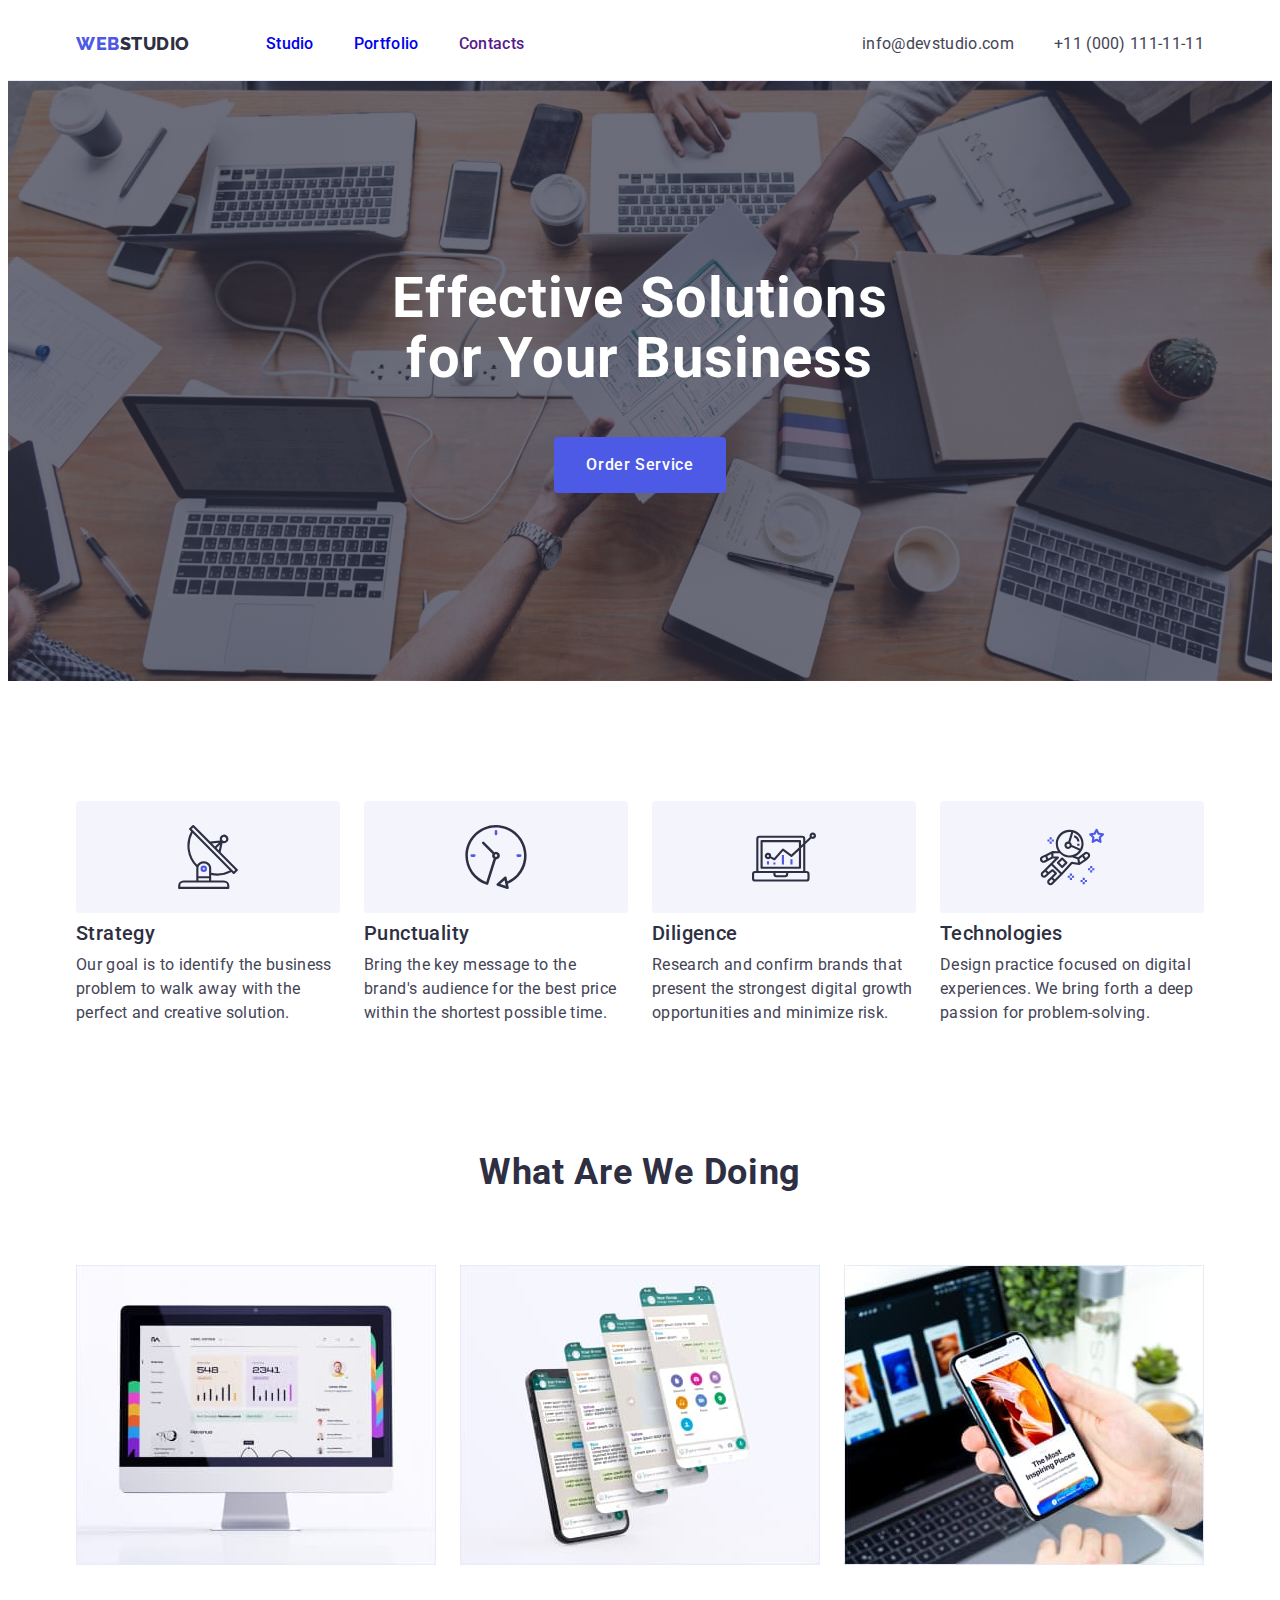
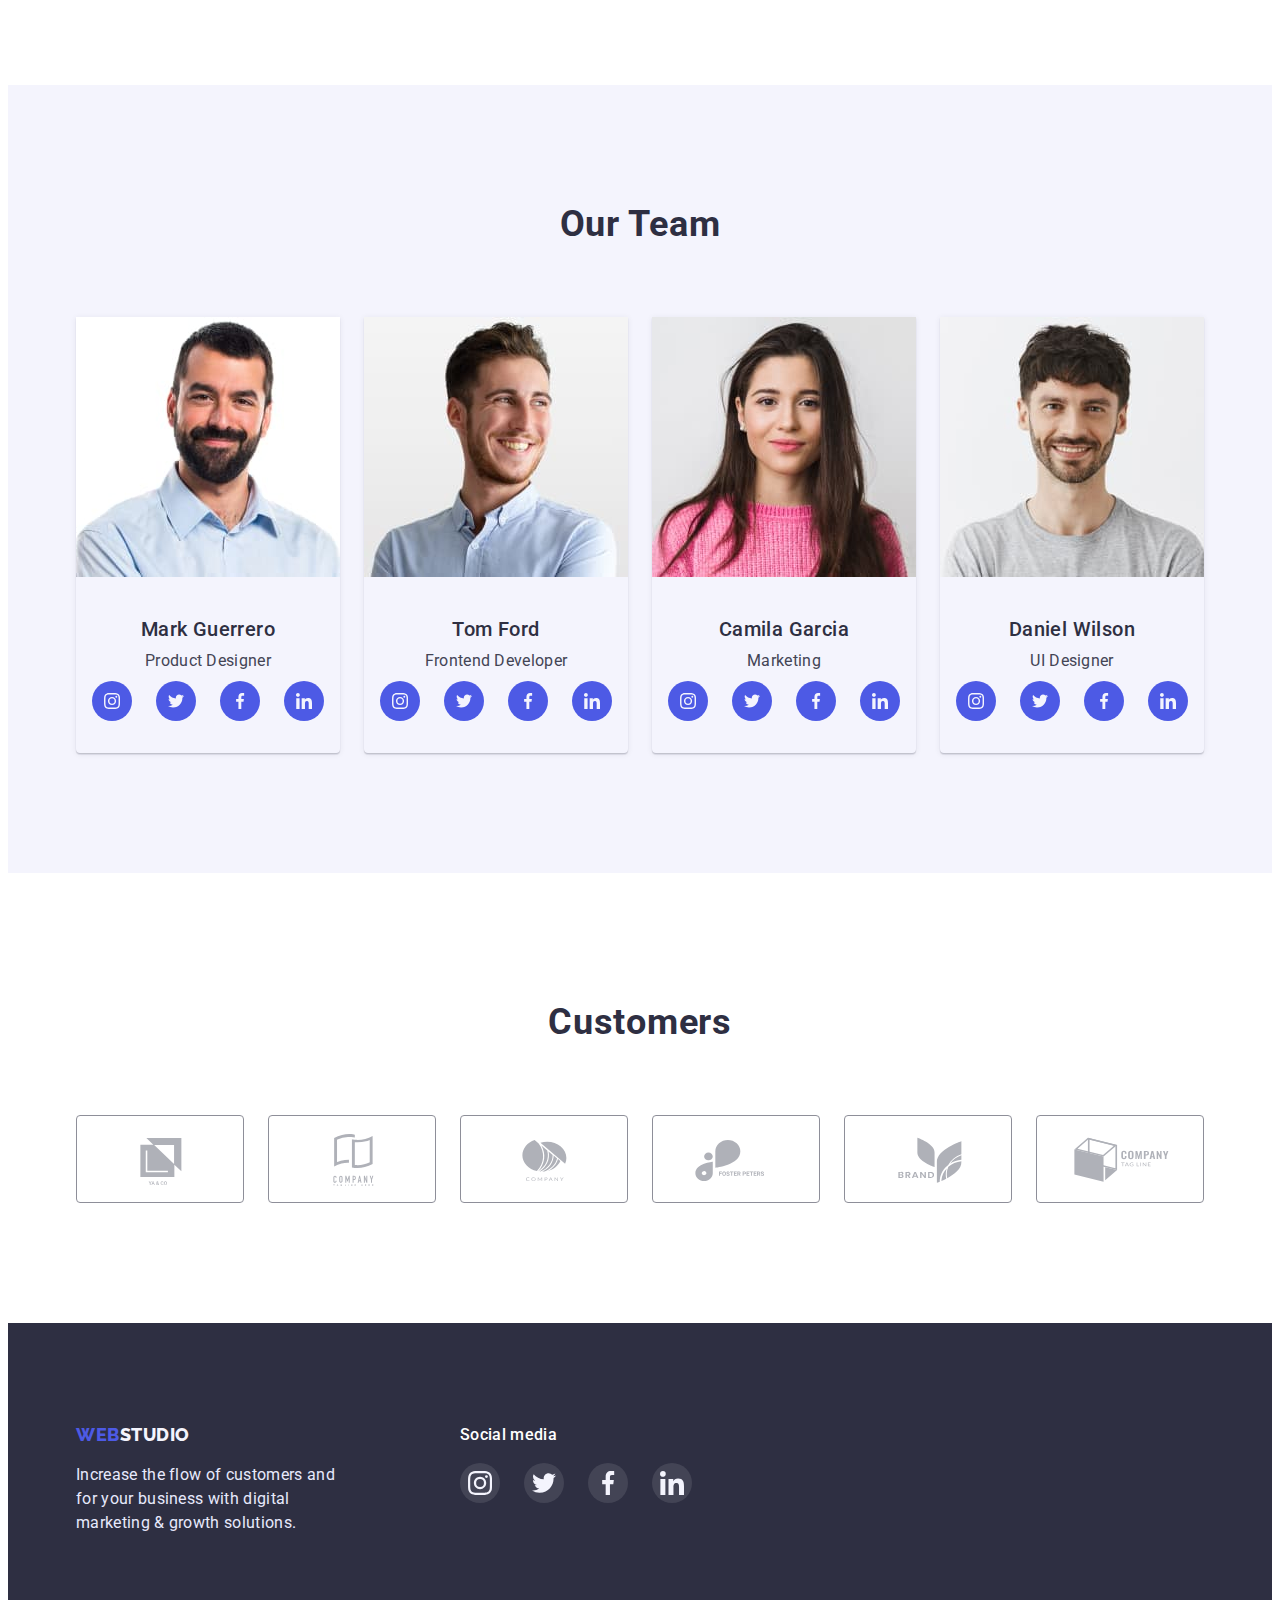
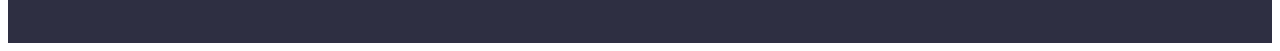
<file: index.html>
<!DOCTYPE html>
<html lang="en">
  <head>
    <meta charset="UTF-8" />
    <meta http-equiv="X-UA-Compatible" content="IE=edge" />
    <meta name="viewport" content="width=device-width, initial-scale=1.0" />
    <title>Document</title>
    <link rel="preconnect" href="https://fonts.googleapis.com" />
    <link rel="preconnect" href="https://fonts.gstatic.com" crossorigin />
    <link rel="preconnect" href="https://fonts.googleapis.com" />
    <link rel="preconnect" href="https://fonts.gstatic.com" crossorigin />
    <link
      href="https://fonts.googleapis.com/css2?family=Raleway:wght@800&family=Roboto:wght@400;500;700;900&display=swap"
      rel="stylesheet"
    />
    <link
      rel="stylesheet"
      href="https://cdnjs.cloudflare.com/ajax/libs/modern-normalize/1.1.0/modern-normalize.min.css"
      integrity="sha512-wpPYUAdjBVSE4KJnH1VR1HeZfpl1ub8YT/NKx4PuQ5NmX2tKuGu6U/JRp5y+Y8XG2tV+wKQpNHVUX03MfMFn9Q=="
      crossorigin="anonymous"
      referrerpolicy="no-referrer"
    />
    <link rel="stylesheet" href="./css/styles.css" />
  </head>
  <body>
    <!--------HEADER------ -->
    <header class="page-header">
      <div class="container page-header-container">
        <nav class="nav-container">
          <a class="logo" href="./index.html"
            ><span class="logo-web">Web</span>Studio
          </a>

          <ul class="list-nav">
            <li class="menu-nav">
              <a class="link-active" href="./index.html">Studio</a>
            </li>
            <li class="menu-nav">
              <a class="link-active" href="./portfolio.html">Portfolio</a>
            </li>
            <li class="menu-nav">
              <a class="link-active" href="">Contacts</a>
            </li>
          </ul>
        </nav>
        <address>
          <ul class="list-address">
            <li>
              <a
                class="link-contact link-active"
                href="mailto:info@devstudio.com"
                >info@devstudio.com</a
              >
            </li>
            <li>
              <a class="link-contact link-active" href="tel:+110001111111"
                >+11 (000) 111-11-11</a
              >
            </li>
          </ul>
        </address>
      </div>
    </header>
    <main>
      <!--------MAIN-SECTION------ -->
      <section class="main-section">
        <div class="container">
          <h1 class="main-title">Effective Solutions for Your Business</h1>
          <button class="btn-order btn" type="button">Order Service</button>
        </div>
      </section>
      <!--------ADVANTAGE------ -->
      <section class="advantage-section">
        <div class="container">
          <h2 class="visually-hidden">Our goals</h2>
          <ul class="advantage-container">
            <li class="advantage-list">
              <div class="section-icon-advantage">
                <svg class="advantage-icon" width="64" height="64">
                  <use href="./images/icons.svg#icon-antenna"></use>
                </svg>
              </div>
              <h3 class="advantage-subtitle">Strategy</h3>
              <p class="advantage-text">
                Our goal is to identify the business problem to walk away with
                the perfect and creative solution.
              </p>
            </li>
            <li class="advantage-list">
              <div class="section-icon-advantage">
                <svg class="advantage-icon" width="64" height="64">
                  <use href="./images/icons.svg#icon-clock"></use>
                </svg>
              </div>
              <h3 class="advantage-subtitle">Punctuality</h3>
              <p class="advantage-text">
                Bring the key message to the brand's audience for the best price
                within the shortest possible time.
              </p>
            </li>
            <li class="advantage-list">
              <div class="section-icon-advantage">
                <svg class="advantage-icon" width="64" height="64">
                  <use href="./images/icons.svg#icon-diagram"></use>
                </svg>
              </div>
              <h3 class="advantage-subtitle">Diligence</h3>
              <p class="advantage-text">
                Research and confirm brands that present the strongest digital
                growth opportunities and minimize risk.
              </p>
            </li>
            <li class="advantage-list">
              <div class="section-icon-advantage">
                <svg class="advantage-icon" width="64" height="64">
                  <use href="./images/icons.svg#icon-astronaut"></use>
                </svg>
              </div>
              <h3 class="advantage-subtitle">Technologies</h3>
              <p class="advantage-text">
                Design practice focused on digital experiences. We bring forth a
                deep passion for problem-solving.
              </p>
            </li>
          </ul>
        </div>
      </section>
      <!--------ABOUT US------ -->
      <section class="section-about">
        <div class="container">
          <h2 class="main-suptitle">What are we doing</h2>
          <ul class="suptitle-container">
            <li class="advantage-list">
              <img src="./images/img1.jpg" alt="Monitor" width="360" />
            </li>
            <li class="advantage-list">
              <img src="./images/img2.jpg" alt="Mobile" width="360" />
            </li>
            <li class="advantage-list">
              <img src="./images/img3.jpg" alt="Laptop" width="360" />
            </li>
          </ul>
        </div>
      </section>
      <!------- OUR COMMAND------- -->
      <section class="command-section">
        <div class="container">
          <h2 class="main-suptitle">Our Team</h2>
          <ul class="our-command">
            <li class="command-description">
              <img
                src="./images/teamcard1.jpg"
                alt="Mark Guerrero"
                width="264"
              />
              <div class="command-text">
                <h3 class="advantage-subtitle">Mark Guerrero</h3>
                <p class="advantage-text">Product Designer</p>
                <ul class="list command-soc-list">
                  <li class="list command-soc-item">
                    <a class="link command-soc-link" href="">
                      <svg class="command-soc-icon" width="16" height="16">
                        <use href="./images/icons.svg#icon-instagram"></use>
                      </svg>
                    </a>
                  </li>
                  <li class="list command-soc-item">
                    <a class="link command-soc-link" href="">
                      <svg class="command-soc-icon" width="16" height="16">
                        <use href="./images/icons.svg#icon-twitter"></use>
                      </svg>
                    </a>
                  </li>
                  <li class="list command-soc-item">
                    <a class="link command-soc-link" href="">
                      <svg class="command-soc-icon" width="16" height="16">
                        <use href="./images/icons.svg#icon-facebook"></use>
                      </svg>
                    </a>
                  </li>
                  <li class="list command-soc-item">
                    <a class="link command-soc-link" href="">
                      <svg class="command-soc-icon" width="16" height="16">
                        <use href="./images/icons.svg#icon-linkedin"></use>
                      </svg>
                    </a>
                  </li>
                </ul>
              </div>
            </li>
            <li class="command-description">
              <img src="./images/teamcard2.jpg" alt="Tom Ford" width="264" />
              <div class="command-text">
                <h3 class="advantage-subtitle">Tom Ford</h3>
                <p class="advantage-text">Frontend Developer</p>
                <ul class="list command-soc-list">
                  <li class="list command-soc-item">
                    <a class="link command-soc-link" href="">
                      <svg class="command-soc-icon" width="16" height="16">
                        <use href="./images/icons.svg#icon-instagram"></use>
                      </svg>
                    </a>
                  </li>
                  <li class="list command-soc-item">
                    <a class="link command-soc-link" href="">
                      <svg class="command-soc-icon" width="16" height="16">
                        <use href="./images/icons.svg#icon-twitter"></use>
                      </svg>
                    </a>
                  </li>
                  <li class="list command-soc-item">
                    <a class="link command-soc-link" href="">
                      <svg class="command-soc-icon" width="16" height="16">
                        <use href="./images/icons.svg#icon-facebook"></use>
                      </svg>
                    </a>
                  </li>
                  <li class="list command-soc-item">
                    <a class="link command-soc-link" href="">
                      <svg class="command-soc-icon" width="16" height="16">
                        <use href="./images/icons.svg#icon-linkedin"></use>
                      </svg>
                    </a>
                  </li>
                </ul>
              </div>
            </li>
            <li class="command-description">
              <img
                src="./images/teamcard3.jpg"
                alt="Camila Garcia"
                width="264"
              />
              <div class="command-text">
                <h3 class="advantage-subtitle">Camila Garcia</h3>
                <p class="advantage-text">Marketing</p>
                <ul class="list command-soc-list">
                  <li class="list command-soc-item">
                    <a class="link command-soc-link" href="">
                      <svg class="command-soc-icon" width="16" height="16">
                        <use href="./images/icons.svg#icon-instagram"></use>
                      </svg>
                    </a>
                  </li>
                  <li class="list command-soc-item">
                    <a class="link command-soc-link" href="">
                      <svg class="command-soc-icon" width="16" height="16">
                        <use href="./images/icons.svg#icon-twitter"></use>
                      </svg>
                    </a>
                  </li>
                  <li class="list command-soc-item">
                    <a class="link command-soc-link" href="">
                      <svg class="command-soc-icon" width="16" height="16">
                        <use href="./images/icons.svg#icon-facebook"></use>
                      </svg>
                    </a>
                  </li>
                  <li class="list command-soc-item">
                    <a class="link command-soc-link" href="">
                      <svg class="command-soc-icon" width="16" height="16">
                        <use href="./images/icons.svg#icon-linkedin"></use>
                      </svg>
                    </a>
                  </li>
                </ul>
              </div>
            </li>
            <li class="command-description">
              <img
                src="./images/teamcard4.jpg"
                alt="Daniel Wilson"
                width="264"
              />
              <div class="command-text">
                <h3 class="advantage-subtitle">Daniel Wilson</h3>
                <p class="advantage-text">UI Designer</p>
                <ul class="list command-soc-list">
                  <li class="list command-soc-item">
                    <a class="link command-soc-link" href="">
                      <svg class="command-soc-icon" width="16" height="16">
                        <use href="./images/icons.svg#icon-instagram"></use>
                      </svg>
                    </a>
                  </li>
                  <li class="list command-soc-item">
                    <a class="link command-soc-link" href="">
                      <svg class="command-soc-icon" width="16" height="16">
                        <use href="./images/icons.svg#icon-twitter"></use>
                      </svg>
                    </a>
                  </li>
                  <li class="list command-soc-item">
                    <a class="link command-soc-link" href="">
                      <svg class="command-soc-icon" width="16" height="16">
                        <use href="./images/icons.svg#icon-facebook"></use>
                      </svg>
                    </a>
                  </li>
                  <li class="list command-soc-item">
                    <a class="link command-soc-link" href="">
                      <svg class="command-soc-icon" width="16" height="16">
                        <use href="./images/icons.svg#icon-linkedin"></use>
                      </svg>
                    </a>
                  </li>
                </ul>
              </div>
            </li>
          </ul>
        </div>
      </section>
      <!--------- CUSTOMERS---- -->

      <section class="section-customers">
        <div class="container">
          <h2 class="customers-title">Customers</h2>
          <ul class="list customers-list">
            <li class="list customers-item">
              <a class="link customers-link" href="">
                <svg class="customers-icon" width="104" height="56">
                  <use href="./images/icons.svg#icon-Logo1"></use>
                </svg>
              </a>
            </li>
            <li class="list customers-item">
              <a class="link customers-link" href="">
                <svg class="customers-icon" width="104" height="56">
                  <use href="./images/icons.svg#icon-Logo2"></use>
                </svg>
              </a>
            </li>
            <li class="list customers-item">
              <a class="link customers-link" href="">
                <svg class="customers-icon" width="104" height="56">
                  <use href="./images/icons.svg#icon-Logo3"></use>
                </svg>
              </a>
            </li>
            <li class="list customers-item">
              <a class="link customers-link" href="">
                <svg class="customers-icon" width="104" height="56">
                  <use href="./images/icons.svg#icon-Logo4"></use>
                </svg>
              </a>
            </li>
            <li class="list customers-item">
              <a class="link customers-link" href="">
                <svg class="customers-icon" width="104" height="56">
                  <use href="./images/icons.svg#icon-Logo5"></use>
                </svg>
              </a>
            </li>
            <li class="list customers-item">
              <a class="link customers-link" href="">
                <svg class="customers-icon" width="104" height="56">
                  <use href="./images/icons.svg#icon-Logo6"></use>
                </svg>
              </a>
            </li>
          </ul>
        </div>
      </section>
    </main>

    <!--------- /CUSTOMERS---- -->
    <!--------- FOOTER---- -->
    <footer class="footer-container">
      <div class="container footer-soc-container">
        <div>
          <a class="logo" href="./index.html"
            ><span class="logo-web">Web</span
            ><span class="logo-web-light">Studio</span>
          </a>
          <p class="advantage-text footer-content">
            Increase the flow of customers and for your business with digital
            marketing & growth solutions.
          </p>
        </div>

        <div class="footer-soc-section">
          <h2 class="footer-suptitle">Social media</h2>
          <ul class="list command-soc-list">
            <li class="list command-soc-item soc-icon-bg">
              <a class="link command-soc-link" href="">
                <svg class="command-soc-icon" width="24" height="24">
                  <use href="./images/icons.svg#icon-instagram"></use>
                </svg>
              </a>
            </li>
            <li class="list command-soc-item soc-icon-bg">
              <a class="link command-soc-link" href="">
                <svg class="command-soc-icon" width="24" height="24">
                  <use href="./images/icons.svg#icon-twitter"></use>
                </svg>
              </a>
            </li>
            <li class="list command-soc-item soc-icon-bg">
              <a class="link command-soc-link" href="">
                <svg class="command-soc-icon" width="24" height="24">
                  <use href="./images/icons.svg#icon-facebook"></use>
                </svg>
              </a>
            </li>
            <li class="list command-soc-item soc-icon-bg">
              <a class="link command-soc-link" href="">
                <svg class="command-soc-icon" width="24" height="24">
                  <use href="./images/icons.svg#icon-linkedin"></use>
                </svg>
              </a>
            </li>
          </ul>
        </div>
      </div>
    </footer>
  </body>
</html>
</file>
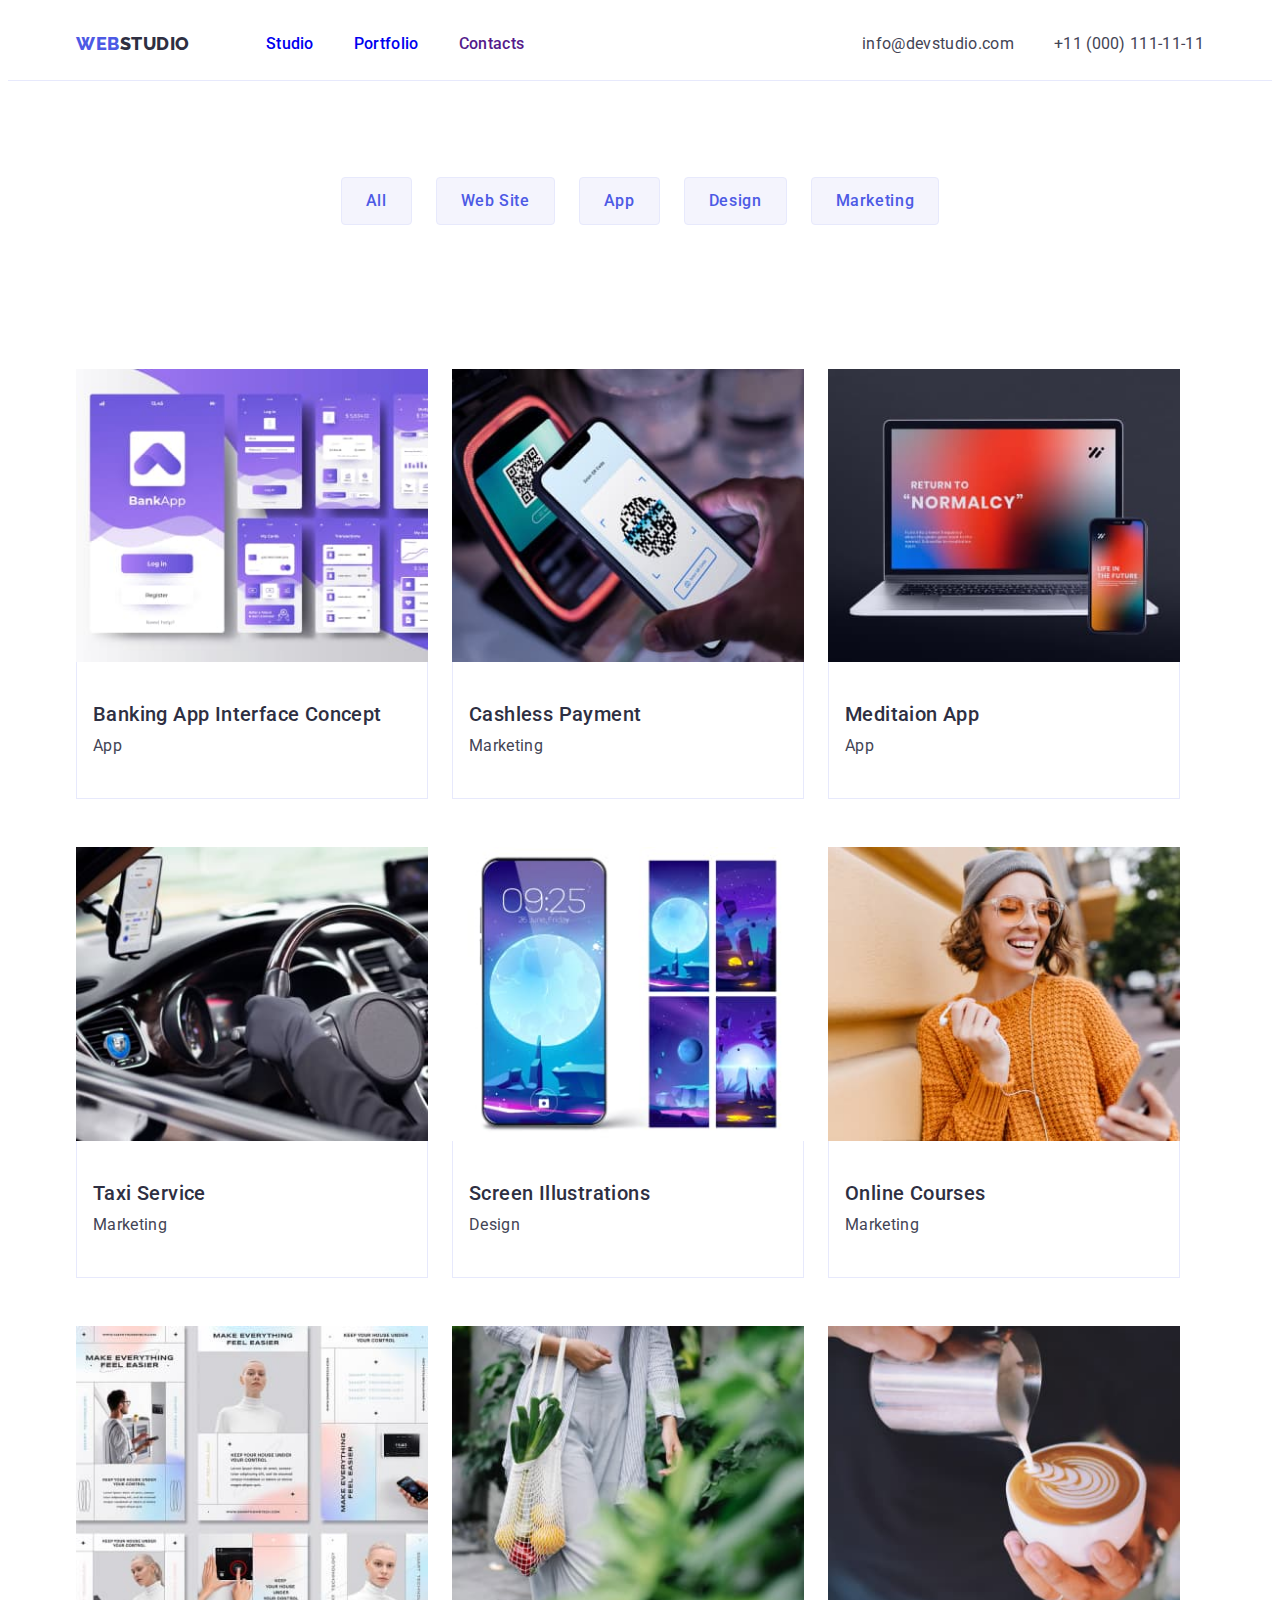
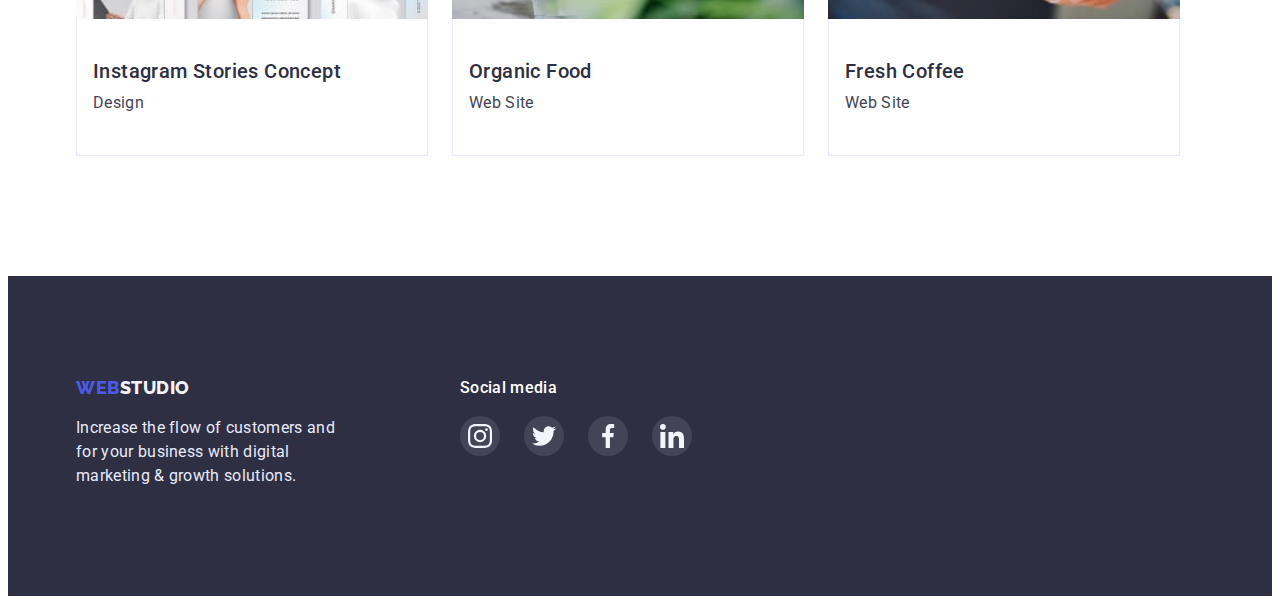
<file: portfolio.html>
<!DOCTYPE html>
<html lang="en">
  <head>
    <meta charset="UTF-8" />
    <meta http-equiv="X-UA-Compatible" content="IE=edge" />
    <meta name="viewport" content="width=device-width, initial-scale=1.0" />
    <title>Document</title>
    <link rel="preconnect" href="https://fonts.googleapis.com" />
    <link rel="preconnect" href="https://fonts.gstatic.com" crossorigin />
    <link rel="preconnect" href="https://fonts.googleapis.com" />
    <link rel="preconnect" href="https://fonts.gstatic.com" crossorigin />
    <link
      href="https://fonts.googleapis.com/css2?family=Raleway:wght@800&family=Roboto:wght@400;500;700;900&display=swap"
      rel="stylesheet"
    />
    <link
      rel="stylesheet"
      href="https://cdnjs.cloudflare.com/ajax/libs/modern-normalize/1.1.0/modern-normalize.min.css"
      integrity="sha512-wpPYUAdjBVSE4KJnH1VR1HeZfpl1ub8YT/NKx4PuQ5NmX2tKuGu6U/JRp5y+Y8XG2tV+wKQpNHVUX03MfMFn9Q=="
      crossorigin="anonymous"
      referrerpolicy="no-referrer"
    />
    <link rel="stylesheet" href="./css/styles.css" />
  </head>
  <body>
    <!--------HEADER------ -->
    <header class="page-header">
      <div class="container page-header-container">
        <nav class="nav-container">
          <a class="logo" href="./index.html"
            ><span class="logo-web">Web</span>Studio
          </a>
          <ul class="list-nav">
            <li class="menu-nav">
              <a class="link-active" href="./index.html">Studio</a>
            </li>
            <li class="menu-nav">
              <a class="link-active" href="./portfolio.html">Portfolio</a>
            </li>
            <li class="menu-nav">
              <a class="link-active" href="">Contacts</a>
            </li>
          </ul>
        </nav>
        <address>
          <ul class="list-address">
            <li>
              <a
                class="link-contact link-active"
                href="mailto:info@devstudio.com"
                >info@devstudio.com</a
              >
            </li>
            <li>
              <a class="link-contact link-active" href="tel:+110001111111"
                >+11 (000) 111-11-11</a
              >
            </li>
          </ul>
        </address>
      </div>
    </header>
    <main>
      <!--------NAVIGATION-BTN------ -->
      <section class="navigation-section-btn">
        <div class="container">
          <h1 class="visually-hidden">Menu</h1>
          <ul class="list-btn-container">
            <li>
              <button class="btn-menu btn" type="button">All</button>
            </li>
            <li>
              <button class="btn-menu btn" type="button">Web Site</button>
            </li>
            <li>
              <button class="btn-menu btn" type="button">App</button>
            </li>
            <li>
              <button class="btn-menu btn" type="button">Design</button>
            </li>
            <li>
              <button class="btn-menu btn" type="button">Marketing</button>
            </li>
          </ul>
        </div>
      </section>
      <!--------GALLERY------ -->
      <section class="gallery-section">
        <div class="container">
          <h2 class="visually-hidden page-title">Our work</h2>
          <ul class="gallery-container">
            <li class="gallery-list">
              <a class="link gallery-card-link" href="#">
                <img
                  src="./images/projectcard1.jpg"
                  alt="Banking App Interface Concept"
                  width="360"
                />
                <div class="card-content">
                  <h2 class="advantage-subtitle gallery-subtitle">
                    Banking App Interface Concept
                  </h2>
                  <p class="advantage-text gallery-text">App</p>
                </div>
              </a>
            </li>
            <li class="gallery-list">
              <a class="link gallery-card-link" href="#">
                <img
                  src="./images/projectcard2.jpg"
                  alt="Cashless Payment"
                  width="360"
                />
                <div class="card-content">
                  <h2 class="advantage-subtitle gallery-subtitle">
                    Cashless Payment
                  </h2>
                  <p class="advantage-text gallery-text">Marketing</p>
                </div>
              </a>
            </li>
            <li class="gallery-list">
              <a class="link gallery-card-link" href="#">
                <img
                  src="./images/projectcard3.jpg"
                  alt="Meditaion App"
                  width="360"
                />
                <div class="card-content">
                  <h2 class="advantage-subtitle gallery-subtitle">
                    Meditaion App
                  </h2>
                  <p class="advantage-text gallery-text">App</p>
                </div>
              </a>
            </li>
            <li class="gallery-list">
              <a class="link gallery-card-link" href="#">
                <img src="./images/projectcard4.jpg" alt="Car" width="360" />
                <div class="card-content">
                  <h2 class="advantage-subtitle gallery-subtitle">
                    Taxi Service
                  </h2>
                  <p class="advantage-text gallery-text">Marketing</p>
                </div>
              </a>
            </li>
            <li class="gallery-list">
              <a class="link gallery-card-link" href="#">
                <img
                  src="./images/projectcard5.jpg"
                  alt="Screen Illustrations"
                  width="360"
                />
                <div class="card-content">
                  <h2 class="advantage-subtitle gallery-subtitle">
                    Screen Illustrations
                  </h2>
                  <p class="advantage-text gallery-text">Design</p>
                </div>
              </a>
            </li>
            <li class="gallery-list">
              <a class="link gallery-card-link" href="#">
                <img
                  src="./images/projectcard6.jpg"
                  alt="Girl in glasses"
                  width="360"
                />
                <div class="card-content">
                  <h2 class="advantage-subtitle gallery-subtitle">
                    Online Courses
                  </h2>
                  <p class="advantage-text gallery-text">Marketing</p>
                </div>
              </a>
            </li>
            <li class="gallery-list">
              <a class="link gallery-card-link" href="#">
                <img
                  src="./images/projectcard7.jpg"
                  alt="Instagram Stories"
                  width="360"
                />
                <div class="card-content">
                  <h2 class="advantage-subtitle gallery-subtitle">
                    Instagram Stories Concept
                  </h2>
                  <p class="advantage-text gallery-text">Design</p>
                </div>
              </a>
            </li>
            <li class="gallery-list">
              <a class="link gallery-card-link" href="#">
                <img
                  src="./images/projectcard8.jpg"
                  alt="Organic Food"
                  width="360"
                />
                <div class="card-content">
                  <h2 class="advantage-subtitle gallery-subtitle">
                    Organic Food
                  </h2>
                  <p class="advantage-text gallery-text">Web Site</p>
                </div>
              </a>
            </li>
            <li class="gallery-list">
              <a class="link gallery-card-link" href="#">
                <img
                  src="./images/projectcard9.jpg"
                  alt="Cup of Coffee"
                  width="360"
                />
                <div class="card-content">
                  <h2 class="advantage-subtitle gallery-subtitle">
                    Fresh Coffee
                  </h2>
                  <p class="advantage-text gallery-text">Web Site</p>
                </div>
              </a>
            </li>
          </ul>
        </div>
      </section>
    </main>
    <!--------- FOOTER---- -->
    <footer class="footer-container">
      <div class="container footer-soc-container">
        <div>
          <a class="logo" href="./index.html"
            ><span class="logo-web">Web</span
            ><span class="logo-web-light">Studio</span>
          </a>
          <p class="advantage-text footer-content">
            Increase the flow of customers and for your business with digital
            marketing & growth solutions.
          </p>
        </div>

        <div class="footer-soc-section">
          <h2 class="footer-suptitle">Social media</h2>
          <ul class="list command-soc-list">
            <li class="list command-soc-item soc-icon-bg">
              <a class="link command-soc-link" href="">
                <svg class="command-soc-icon" width="24" height="24">
                  <use href="./images/icons.svg#icon-instagram"></use>
                </svg>
              </a>
            </li>
            <li class="list command-soc-item soc-icon-bg">
              <a class="link command-soc-link" href="">
                <svg class="command-soc-icon" width="24" height="24">
                  <use href="./images/icons.svg#icon-twitter"></use>
                </svg>
              </a>
            </li>
            <li class="list command-soc-item soc-icon-bg">
              <a class="link command-soc-link" href="">
                <svg class="command-soc-icon" width="24" height="24">
                  <use href="./images/icons.svg#icon-facebook"></use>
                </svg>
              </a>
            </li>
            <li class="list command-soc-item soc-icon-bg">
              <a class="link command-soc-link" href="">
                <svg class="command-soc-icon" width="24" height="24">
                  <use href="./images/icons.svg#icon-linkedin"></use>
                </svg>
              </a>
            </li>
          </ul>
        </div>
      </div>
    </footer>
  </body>
</html>
</file>
<file: css/styles.css>
:root {
  --accent-color: #2e2f42;
  --primary-font: 'Roboto', sans-serif;
  --primary-font-size: 16px;
}

html {
  box-sizing: border-box;
}

*,
*::before,
*::after {
  box-sizing: inherit;
}

body {
  color: var(--accent-color);
  background-color: #ffffff;
  font-family: var(--primary-font);
  line-height: 1.5;
  font-size: var(primary-font-size);
}

ul {
  list-style: none;
  margin: 0;
  padding: 0;
  font-style: normal;
}

a {
  text-decoration: none;
}

h1,
h2,
h3,
h4,
p {
  margin: 0;
}

img {
  display: block;
  max-width: 100%;
  height: auto;
}

.container {
  width: 100%;
  max-width: 1158px;
  margin: 0 auto;
  padding-left: 15px;
  padding-right: 15px;
}

.visually-hidden {
  position: absolute;
  white-space: nowrap;
  width: 1px;
  height: 1px;
  overflow: hidden;
  border: 0;
  padding: 0;
  clip: rect(0 0 0 0);
  clip-path: inset(50%);
  margin: -1px;
}

/* ====================COMPONENTS============= */

.btn {
  border: none;
  font-family: inherit;
  font-weight: 500;
  font-size: var(--primary-font-size);
  line-height: 1.5;
  text-decoration: none;

  display: flex;
  align-items: center;
  letter-spacing: 0.04em;
  cursor: pointer;
  border-radius: 4px;
}

/* ====================/COMPONENTS============= */
/*============================HEADER===========*/

.logo {
  font-family: 'Raleway', sans-serif;
  font-weight: 800;
  font-size: 18px;
  line-height: 1.33;
  display: flex;
  letter-spacing: 0.03em;
  text-transform: uppercase;
  color: var(--accent-color);
}

.logo-web {
  color: #4d5ae5;
}

.link-contact {
  letter-spacing: 0.02em;
  color: #434455;
}

.link-active:hover,
.link-active:focus {
  color: #404bbf;
}

.page-header {
  padding-top: 24px;
  padding-bottom: 24px;
  border-bottom: 1px solid #e7e9fc;
}

.page-header-container {
  display: flex;
  align-items: center;
  justify-content: space-between;
}

.nav-container {
  display: flex;
}

.list-nav {
  font-weight: 500;
  font-size: var(--primary-font-size);
  letter-spacing: 0.02em;

  display: flex;
  margin-left: 76px;
  gap: 40px;
}

.list-address {
  display: flex;
  gap: 40px;
}

/*============================/HEADER===========*/
/*============================MAIN SECTION===========*/

.main-section {
  background-color: rgba(46, 47, 66, 0.7);
  text-align: center;
  padding-top: 188px;
  padding-bottom: 188px;
  max-width: 1440px;
  margin: 0 auto;
  background-image: linear-gradient(
      rgba(46, 47, 66, 0.7),
      rgba(46, 47, 66, 0.7)
    ),
    url('../images/peopleoffice.jpg');
  background-size: cover;
  background-position: center;
  background-repeat: no-repeat;
}

.main-title {
  font-size: 56px;
  line-height: 1.07;
  letter-spacing: 0.02em;
  color: #ffffff;
  margin: auto;

  margin-bottom: 48px;
  max-width: 500px;
}

.btn-order {
  color: #ffffff;
  background: #4d5ae5;

  padding: 16px 32px;
  margin: auto;
}

.btn-order:hover,
.btn-order:focus {
  background: #404bbf;
  box-shadow: 0px 4px 4px rgba(0, 0, 0, 0.15);
  border-radius: 4px;
}

/*============================/MAIN SECTION===========*/

/*============================BTN-PORTFOLIO===========*/
.btn-menu {
  text-align: center;
  color: #4d5ae5;
  background: #f4f4fd;
  border: 1px solid #e7e9fc;

  display: inline-block;
  border-radius: 4px;
  padding: 11px 24px;
  min-width: 64px;
}

.btn-menu:hover,
.btn-menu:focus {
  background: #404bbf;
  box-shadow: 0px 3px 1px rgba(0, 0, 0, 0.1), 0px 2px 1px rgba(0, 0, 0, 0.08),
    0px 2px 2px rgba(0, 0, 0, 0.12);
  color: #ffffff;
}

.list-btn-container {
  display: flex;
  flex-direction: row;
  justify-content: center;
  align-items: center;
  column-gap: 24px;
}

.navigation-section-btn {
  padding-top: 96px;
  padding-bottom: 72px;
}
/*============================BTN-PORTFOLIO===========*/

/*============================ADVANTAGE===========*/

.advantage-subtitle {
  font-weight: 500;
  font-size: 20px;
  line-height: 1.2;
  letter-spacing: 0.02em;
  color: #2e2f42;

  margin-bottom: 8px;
  margin-top: 8px;
}

.advantage-text {
  letter-spacing: 0.02em;
  color: #434455;
  margin-bottom: 8px;
}

.advantage-section {
  padding-top: 120px;
  padding-bottom: 120px;
}

.advantage-container {
  display: flex;
  align-items: center;
  gap: 24px;
}

.advantage-container > .advantage-list {
  width: calc((100% - 72px) / 4);
}

.advantage-icon {
  display: flex;
  align-items: center;
}

.section-icon-advantage {
  width: 264px;
  padding-top: 24px;
  padding-bottom: 24px;
  background: #f4f4fd;
  border-radius: 4px;
  align-items: center;
  display: flex;
  justify-content: center;
}
/*============================/ADVANTAGE===========*/
/*============================ABOUT US===========*/

.main-suptitle {
  font-weight: 700;
  font-size: 36px;
  line-height: 1.11;
  letter-spacing: 0.02em;
  text-transform: capitalize;
  text-align: center;

  margin-bottom: 72px;
}

.suptitle-container {
  display: flex;
  align-items: center;
  gap: 24px;
}

.section-about {
  padding-bottom: 120px;
}
/*============================/ABOUT US===========*/
/*==========================GALLERY=================*/
.gallery-section {
  padding-top: 72px;
  padding-bottom: 120px;
}

.gallery-container {
  display: flex;
  flex-wrap: wrap;
  column-gap: 24px;
  row-gap: 48px;
}

.gallery-list {
  width: calc((100% - 72px) / 3);
}

.card-content {
  padding: 32px 16px 32px 16px;
  border-left: 1px solid #e7e9fc;
  border-right: 1px solid #e7e9fc;
  border-bottom: 1px solid #e7e9fc;
}
.gallery-card-link {
  display: block;
}

.gallery-card-link:is(:hover, :focus) {
  box-shadow: 0px 1px 6px rgba(46, 47, 66, 0.08),
    0px 1px 1px rgba(46, 47, 66, 0.16), 0px 2px 1px rgba(46, 47, 66, 0.08);
}

/*==========================/GALLERY=================*/
/*============================OUR COMMAND===========*/
.command-section {
  background-color: #f4f4fd;
  padding-top: 120px;
  padding-bottom: 120px;
}

.our-command {
  display: flex;
  align-items: center;
  gap: 24px;
}

.command-description {
  box-shadow: 0px 1px 6px rgba(46, 47, 66, 0.08),
    0px 1px 1px rgba(46, 47, 66, 0.16), 0px 2px 1px rgba(46, 47, 66, 0.08);
  border-radius: 0px 0px 4px 4px;
}

.command-text {
  padding: 32px 16px;
  text-align: center;
}

.command-soc-link:is(:hover, :focus) {
  background-color: #404bbf;
}

.command-soc-list {
  display: flex;
  justify-content: center;
  gap: 24px;
}

.command-soc-item {
  width: 40px;
  height: 40px;
}

.command-soc-link {
  width: 100%;
  height: 100%;
  border-radius: 50%;
  display: flex;
  justify-content: center;
  background-color: #4d5ae5;
  align-items: center;
}

.command-soc-icon {
  fill: #f9f6f6;
}

/*============================/OUR COMMAND===========*/
/*============================CUSTOMERS===========*/

.section-customers {
  padding-top: 130px;
  padding-bottom: 120px;
}
.customers-title {
  font-size: 36px;
  line-height: 1.11;
  text-align: center;
  letter-spacing: 0.02em;
  margin-bottom: 72px;
}

.customers-list {
  display: flex;
  gap: 24px;
}

.customers-item {
  width: calc((100% - 120px) / 6);
  height: 88px;
}

.customers-link {
  width: 100%;
  height: 100%;
  border: 1px solid #8e8f99;
  border-radius: 4px;
  display: flex;
  align-items: center;
  justify-content: center;
  color: #404bbf;
}

.customers-link:is(:hover, :focus) {
  border-color: #404bbf;
}

.customers-link:is(:hover, :focus) > .customers-icon {
  fill: currentColor;
}

.customers-icon {
  fill: #afb1b8;
}

/*============================/CUSTOMERS===========*/
/*============================FOOTER===========*/
.logo-web-light {
  color: #f4f4fd;
}

.footer-content {
  color: #e7e9fc;
  margin-top: 16px;
  max-width: 264px;
}

footer {
  background-color: var(--accent-color);
}

.footer-container {
  display: flex;
  padding-top: 100px;
  padding-bottom: 100px;
}

.footer-suptitle {
  font-weight: 500;
  font-size: 16px;
  letter-spacing: 0.02em;
  color: #ffffff;
  margin-bottom: 16px;
}

.footer-soc-container {
  display: flex;
}

.footer-soc-section {
  margin-left: 120px;
  margin-top: 0;
}

.soc-icon-bg > .command-soc-link {
  background-color: rgba(255, 255, 255, 0.1);
}

.soc-icon-bg > .command-soc-link:is(:hover, :focus) {
  background-color: #31d0aa;
}
/*============================/FOOTER===========*/
</file>
